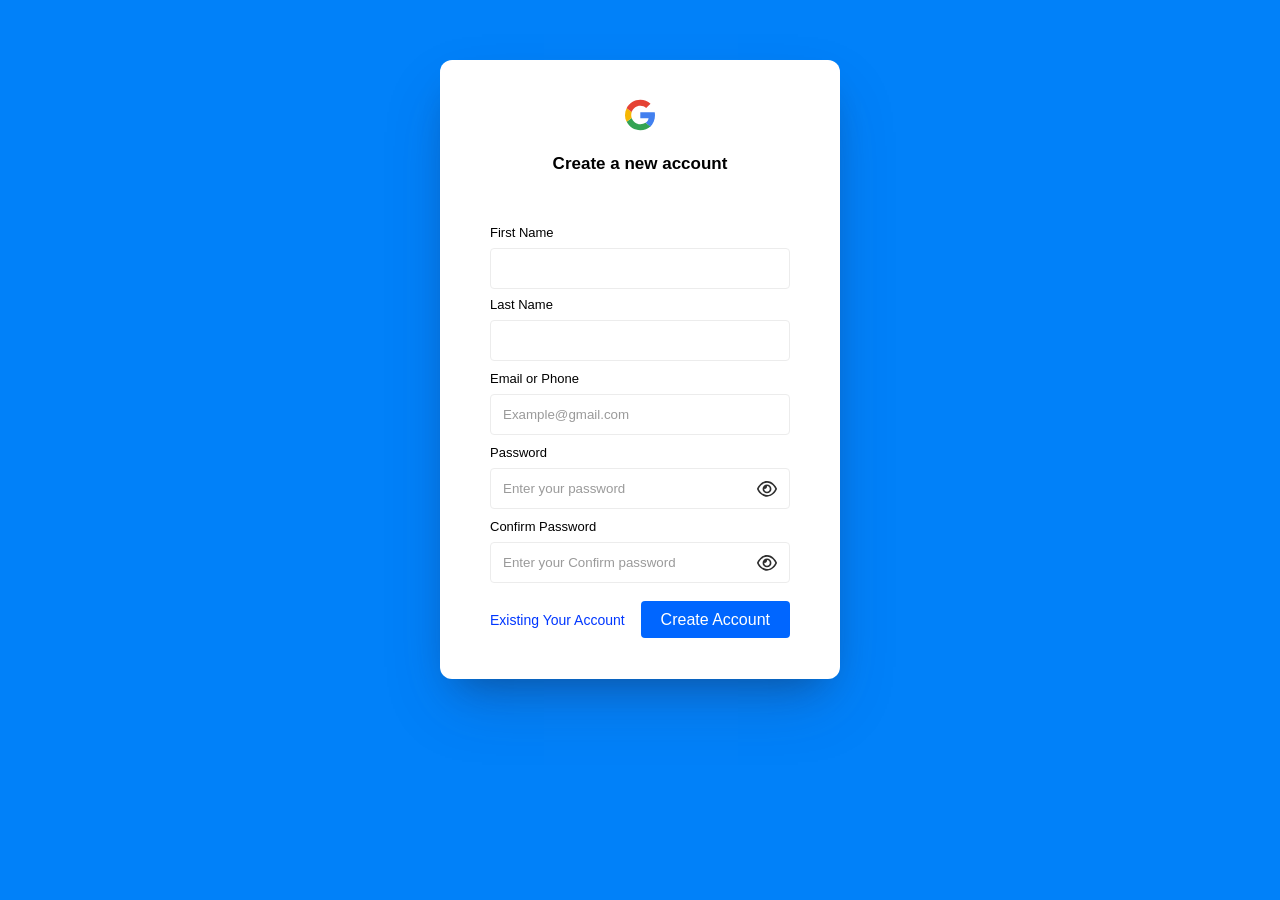
<file: index.html>
<!DOCTYPE html>
<html lang="en">
<head>
    <meta charset="UTF-8" />
    <meta name="viewport" content="width=device-width, initial-scale=1.0" />
    <title>Document</title>
    <link rel="stylesheet" href="./log.css">
    <link rel="icon" type="image/png" href="./app/assets/img/7123025_logo_google_g_icon.svg">
</head>
<body>
<div class="CreateFromcontainer">
    <div class="img-head">
        <img class="img" src="./app/assets/img/7123025_logo_google_g_icon.svg" alt="" />
        <h1>Create a new account </h1>
    </div>

    <div class="form-container">
        <div class="inner-form">
            <div class="fNlN">
                <div class="formspan">
                    <span id="user">First Name</span>
                </div>
                <input class="input" type="text" required/>

                <div class="formspan">
                    <span id="lastName">Last Name</span>
                </div>
                <input class="input" type="text" required/>
            </div>
           
            <div class="spans">
                <span>Email or Phone</span>
            </div>
            <input id="register-email" placeholder="Example@gmail.com" class="input" type="text" required />
            <div class="spans">
                <span>Password</span>
            </div>
            <div class="show-password">
                <input id="register-pass" placeholder="Enter your password" class="input password-input" type="password" required />
                <svg class="icon" style="width: 20px; cursor: pointer;" xmlns="http://www.w3.org/2000/svg" viewBox="0 0 576 512" onclick="togglePasswordVisibility()"><path d="M288 80c-65.2 0-118.8 29.6-159.9 67.7C89.6 183.5 63 226 49.4 256c13.6 30 40.2 72.5 78.6 108.3C169.2 402.4 222.8 432 288 432s118.8-29.6 159.9-67.7C486.4 328.5 513 286 526.6 256c-13.6-30-40.2-72.5-78.6-108.3C406.8 109.6 353.2 80 288 80zM95.4 112.6C142.5 68.8 207.2 32 288 32s145.5 36.8 192.6 80.6c46.8 43.5 78.1 95.4 93 131.1c3.3 7.9 3.3 16.7 0 24.6c-14.9 35.7-46.2 87.7-93 131.1C433.5 443.2 368.8 480 288 480s-145.5-36.8-192.6-80.6C48.6 356 17.3 304 2.5 268.3c-3.3-7.9-3.3-16.7 0-24.6C17.3 208 48.6 156 95.4 112.6zM288 336c44.2 0 80-35.8 80-80s-35.8-80-80-80c-.7 0-1.3 0-2 0c1.3 5.1 2 10.5 2 16c0 35.3-28.7 64-64 64c-5.5 0-10.9-.7-16-2c0 .7 0 1.3 0 2c0 44.2 35.8 80 80 80zm0-208a128 128 0 1 1 0 256 128 128 0 1 1 0-256z"/></svg>
            </div>

            <div class="spans">
              <span>Confirm Password</span>
          </div>
          <div class="show-password">
              <input id="confirm-password" placeholder="Enter your Confirm password" class="input confrimpassword-input" type="password" required />
              <svg class="icon2" style="width: 20px; cursor: pointer;" xmlns="http://www.w3.org/2000/svg" viewBox="0 0 576 512" onclick="confirmpassowrdtoogle()"><path d="M288 80c-65.2 0-118.8 29.6-159.9 67.7C89.6 183.5 63 226 49.4 256c13.6 30 40.2 72.5 78.6 108.3C169.2 402.4 222.8 432 288 432s118.8-29.6 159.9-67.7C486.4 328.5 513 286 526.6 256c-13.6-30-40.2-72.5-78.6-108.3C406.8 109.6 353.2 80 288 80zM95.4 112.6C142.5 68.8 207.2 32 288 32s145.5 36.8 192.6 80.6c46.8 43.5 78.1 95.4 93 131.1c3.3 7.9 3.3 16.7 0 24.6c-14.9 35.7-46.2 87.7-93 131.1C433.5 443.2 368.8 480 288 480s-145.5-36.8-192.6-80.6C48.6 356 17.3 304 2.5 268.3c-3.3-7.9-3.3-16.7 0-24.6C17.3 208 48.6 156 95.4 112.6zM288 336c44.2 0 80-35.8 80-80s-35.8-80-80-80c-.7 0-1.3 0-2 0c1.3 5.1 2 10.5 2 16c0 35.3-28.7 64-64 64c-5.5 0-10.9-.7-16-2c0 .7 0 1.3 0 2c0 44.2 35.8 80 80 80zm0-208a128 128 0 1 1 0 256 128 128 0 1 1 0-256z"/></svg>
          </div>
            

            <div class="bottom">
                <div class="creatAcc">
                    <a href="./LogIn.html"><span>Existing Your Account </span></a>
                </div>
                <div class="btn">
                    <a href="#" id="submit"><span>Create Account</span></a>
                </div>
            </div>
            
        </div>
    </div>
</div>

<script>
    function togglePasswordVisibility() {
        var passwordInput = document.querySelector('.password-input');
        var eyeIcon = document.querySelector('.icon');
        if (passwordInput.type === "password") {
            passwordInput.type = "text";
            eyeIcon.innerHTML = '<svg xmlns="http://www.w3.org/2000/svg" viewBox="0 0 640 512"><path d="M38.8 5.1C28.4-3.1 13.3-1.2 5.1 9.2S-1.2 34.7 9.2 42.9l592 464c10.4 8.2 25.5 6.3 33.7-4.1s6.3-25.5-4.1-33.7L525.6 386.7c39.6-40.6 66.4-86.1 79.9-118.4c3.3-7.9 3.3-16.7 0-24.6c-14.9-35.7-46.2-87.7-93-131.1C465.5 68.8 400.8 32 320 32c-68.2 0-125 26.3-169.3 60.8L38.8 5.1zm151 118.3C226 97.7 269.5 80 320 80c65.2 0 118.8 29.6 159.9 67.7C518.4 183.5 545 226 558.6 256c-12.6 28-36.6 66.8-70.9 100.9l-53.8-42.2c9.1-17.6 14.2-37.5 14.2-58.7c0-70.7-57.3-128-128-128c-32.2 0-61.7 11.9-84.2 31.5l-46.1-36.1zM394.9 284.2l-81.5-63.9c4.2-8.5 6.6-18.2 6.6-28.3c0-5.5-.7-10.9-2-16c.7 0 1.3 0 2 0c44.2 0 80 35.8 80 80c0 9.9-1.8 19.4-5.1 28.2zm51.3 163.3l-41.9-33C378.8 425.4 350.7 432 320 432c-65.2 0-118.8-29.6-159.9-67.7C121.6 328.5 95 286 81.4 256c8.3-18.4 21.5-41.5 39.4-64.8L83.1 161.5C60.3 191.2 44 220.8 34.5 243.7c-3.3 7.9-3.3 16.7 0 24.6c14.9 35.7 46.2 87.7 93 131.1C174.5 443.2 239.2 480 320 480c47.8 0 89.9-12.9 126.2-32.5zm-88-69.3L302 334c-23.5-5.4-43.1-21.2-53.7-42.3l-56.1-44.2c-.2 2.8-.3 5.6-.3 8.5c0 70.7 57.3 128 128 128c13.3 0 26.1-2 38.2-5.8z"/></svg>';
        } else {
            passwordInput.type = "password";
            eyeIcon.innerHTML = '<svg class="icon" style="width: 20px; cursor: pointer;" xmlns="http://www.w3.org/2000/svg" viewBox="0 0 576 512" onclick="togglePasswordVisibility()"><path d="M288 80c-65.2 0-118.8 29.6-159.9 67.7C89.6 183.5 63 226 49.4 256c13.6 30 40.2 72.5 78.6 108.3C169.2 402.4 222.8 432 288 432s118.8-29.6 159.9-67.7C486.4 328.5 513 286 526.6 256c-13.6-30-40.2-72.5-78.6-108.3C406.8 109.6 353.2 80 288 80zM95.4 112.6C142.5 68.8 207.2 32 288 32s145.5 36.8 192.6 80.6c46.8 43.5 78.1 95.4 93 131.1c3.3 7.9 3.3 16.7 0 24.6c-14.9 35.7-46.2 87.7-93 131.1C433.5 443.2 368.8 480 288 480s-145.5-36.8-192.6-80.6C48.6 356 17.3 304 2.5 268.3c-3.3-7.9-3.3-16.7 0-24.6C17.3 208 48.6 156 95.4 112.6zM288 336c44.2 0 80-35.8 80-80s-35.8-80-80-80c-.7 0-1.3 0-2 0c1.3 5.1 2 10.5 2 16c0 35.3-28.7 64-64 64c-5.5 0-10.9-.7-16-2c0 .7 0 1.3 0 2c0 44.2 35.8 80 80 80zm0-208a128 128 0 1 1 0 256 128 128 0 1 1 0-256z"/></svg>';
        }
    }

    function confirmpassowrdtoogle() {
        var passwordInput = document.querySelector('.confrimpassword-input');
        var eyeIcon = document.querySelector('.icon2');
        if (passwordInput.type === "password") {
            passwordInput.type = "text";
            eyeIcon.innerHTML = '<svg class="icon2" xmlns="http://www.w3.org/2000/svg" viewBox="0 0 640 512"><path d="M38.8 5.1C28.4-3.1 13.3-1.2 5.1 9.2S-1.2 34.7 9.2 42.9l592 464c10.4 8.2 25.5 6.3 33.7-4.1s6.3-25.5-4.1-33.7L525.6 386.7c39.6-40.6 66.4-86.1 79.9-118.4c3.3-7.9 3.3-16.7 0-24.6c-14.9-35.7-46.2-87.7-93-131.1C465.5 68.8 400.8 32 320 32c-68.2 0-125 26.3-169.3 60.8L38.8 5.1zm151 118.3C226 97.7 269.5 80 320 80c65.2 0 118.8 29.6 159.9 67.7C518.4 183.5 545 226 558.6 256c-12.6 28-36.6 66.8-70.9 100.9l-53.8-42.2c9.1-17.6 14.2-37.5 14.2-58.7c0-70.7-57.3-128-128-128c-32.2 0-61.7 11.9-84.2 31.5l-46.1-36.1zM394.9 284.2l-81.5-63.9c4.2-8.5 6.6-18.2 6.6-28.3c0-5.5-.7-10.9-2-16c.7 0 1.3 0 2 0c44.2 0 80 35.8 80 80c0 9.9-1.8 19.4-5.1 28.2zm51.3 163.3l-41.9-33C378.8 425.4 350.7 432 320 432c-65.2 0-118.8-29.6-159.9-67.7C121.6 328.5 95 286 81.4 256c8.3-18.4 21.5-41.5 39.4-64.8L83.1 161.5C60.3 191.2 44 220.8 34.5 243.7c-3.3 7.9-3.3 16.7 0 24.6c14.9 35.7 46.2 87.7 93 131.1C174.5 443.2 239.2 480 320 480c47.8 0 89.9-12.9 126.2-32.5zm-88-69.3L302 334c-23.5-5.4-43.1-21.2-53.7-42.3l-56.1-44.2c-.2 2.8-.3 5.6-.3 8.5c0 70.7 57.3 128 128 128c13.3 0 26.1-2 38.2-5.8z"/></svg>';
        } else {
            passwordInput.type = "password";
            eyeIcon.innerHTML = '<svg class="icon2" style="width: 20px; cursor: pointer;" xmlns="http://www.w3.org/2000/svg" viewBox="0 0 576 512" onclick="togglePasswordVisibility()"><path d="M288 80c-65.2 0-118.8 29.6-159.9 67.7C89.6 183.5 63 226 49.4 256c13.6 30 40.2 72.5 78.6 108.3C169.2 402.4 222.8 432 288 432s118.8-29.6 159.9-67.7C486.4 328.5 513 286 526.6 256c-13.6-30-40.2-72.5-78.6-108.3C406.8 109.6 353.2 80 288 80zM95.4 112.6C142.5 68.8 207.2 32 288 32s145.5 36.8 192.6 80.6c46.8 43.5 78.1 95.4 93 131.1c3.3 7.9 3.3 16.7 0 24.6c-14.9 35.7-46.2 87.7-93 131.1C433.5 443.2 368.8 480 288 480s-145.5-36.8-192.6-80.6C48.6 356 17.3 304 2.5 268.3c-3.3-7.9-3.3-16.7 0-24.6C17.3 208 48.6 156 95.4 112.6zM288 336c44.2 0 80-35.8 80-80s-35.8-80-80-80c-.7 0-1.3 0-2 0c1.3 5.1 2 10.5 2 16c0 35.3-28.7 64-64 64c-5.5 0-10.9-.7-16-2c0 .7 0 1.3 0 2c0 44.2 35.8 80 80 80zm0-208a128 128 0 1 1 0 256 128 128 0 1 1 0-256z"/></svg>';
        }
    }
    
    
    var register = document.getElementById("submit").addEventListener("click", userRegistration);

    function userRegistration() {
        const password = document.getElementById('register-pass').value;
        const confirmPassword = document.getElementById('confirm-password').value;
        

        if (password !== confirmPassword) {
            alert("Please make sure your password and confirm password match.");
            return; 
        }
        const userData = {
            name: document.getElementById('user').value,
            email: document.getElementById('register-email').value,
            password: password 
        };
        localStorage.setItem('UsersLogin', JSON.stringify(userData));
        window.location.href = "./LogIn.html";
    }

    
</script>

</body>
</html>
</file>
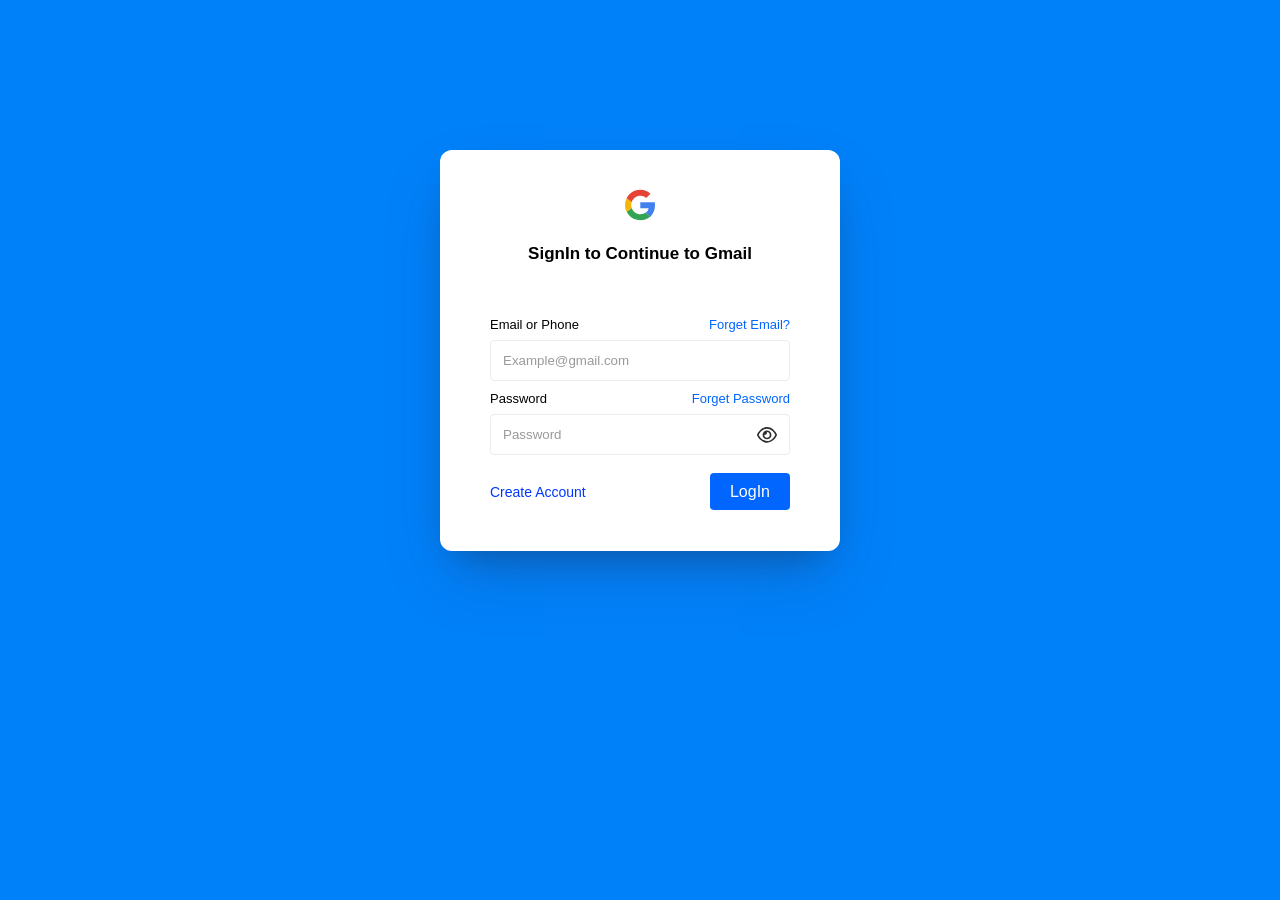
<file: LogIn.html>
<!DOCTYPE html>
<html lang="en">
<head>
    <meta charset="UTF-8">
    <meta name="viewport" content="width=device-width, initial-scale=1.0">
    <title>Document</title>
    <link rel="stylesheet" href="./log.css">
    <link rel="icon" type="image/png" href="./app/assets/img/7123025_logo_google_g_icon.svg">
</head>
<body>
<div class="container">
    <div class="img-head">
        <img class="img" src="./app/assets/img/7123025_logo_google_g_icon.svg" alt="" />
        <h1>SignIn to Continue to Gmail</h1>
    </div>

    <div class="form-container">
        <div class="inner-form">
            <div class="spans">
                <span>Email or Phone</span>
                <a href="#">Forget Email?</a>
            </div>
            <input placeholder="Example@gmail.com" class="input" type="text" required/ id="login-email">
            <div class="spans">
                <span>Password</span>
                <a href="#">Forget Password</a>
            </div>
            <div class="show-password">
                <input id="login-pass" placeholder="Password" class="input password-input" type="password" required />
                <svg class="icon" style="width: 20px; cursor: pointer;" xmlns="http://www.w3.org/2000/svg" viewBox="0 0 576 512" onclick="togglePasswordVisibility()"><path d="M288 80c-65.2 0-118.8 29.6-159.9 67.7C89.6 183.5 63 226 49.4 256c13.6 30 40.2 72.5 78.6 108.3C169.2 402.4 222.8 432 288 432s118.8-29.6 159.9-67.7C486.4 328.5 513 286 526.6 256c-13.6-30-40.2-72.5-78.6-108.3C406.8 109.6 353.2 80 288 80zM95.4 112.6C142.5 68.8 207.2 32 288 32s145.5 36.8 192.6 80.6c46.8 43.5 78.1 95.4 93 131.1c3.3 7.9 3.3 16.7 0 24.6c-14.9 35.7-46.2 87.7-93 131.1C433.5 443.2 368.8 480 288 480s-145.5-36.8-192.6-80.6C48.6 356 17.3 304 2.5 268.3c-3.3-7.9-3.3-16.7 0-24.6C17.3 208 48.6 156 95.4 112.6zM288 336c44.2 0 80-35.8 80-80s-35.8-80-80-80c-.7 0-1.3 0-2 0c1.3 5.1 2 10.5 2 16c0 35.3-28.7 64-64 64c-5.5 0-10.9-.7-16-2c0 .7 0 1.3 0 2c0 44.2 35.8 80 80 80zm0-208a128 128 0 1 1 0 256 128 128 0 1 1 0-256z"/></svg>
            </div>

            <div class="bottom">
                <div class="creatAcc">
                    <a href="./index.html"><span>Create Account</span></a>
                </div>
                <div class="btn" id="login-submit">
                    <a href="#" ><span>LogIn</span></a>
                </div>
            </div>
        </div>
    </div>
</div>

<script>
    function togglePasswordVisibility() {
        var passwordInput = document.querySelector('.password-input');
        var eyeIcon = document.querySelector('.icon');
        if (passwordInput.type === "password") {
            passwordInput.type = "text";
            eyeIcon.innerHTML = '<svg xmlns="http://www.w3.org/2000/svg" viewBox="0 0 640 512"><path d="M38.8 5.1C28.4-3.1 13.3-1.2 5.1 9.2S-1.2 34.7 9.2 42.9l592 464c10.4 8.2 25.5 6.3 33.7-4.1s6.3-25.5-4.1-33.7L525.6 386.7c39.6-40.6 66.4-86.1 79.9-118.4c3.3-7.9 3.3-16.7 0-24.6c-14.9-35.7-46.2-87.7-93-131.1C465.5 68.8 400.8 32 320 32c-68.2 0-125 26.3-169.3 60.8L38.8 5.1zm151 118.3C226 97.7 269.5 80 320 80c65.2 0 118.8 29.6 159.9 67.7C518.4 183.5 545 226 558.6 256c-12.6 28-36.6 66.8-70.9 100.9l-53.8-42.2c9.1-17.6 14.2-37.5 14.2-58.7c0-70.7-57.3-128-128-128c-32.2 0-61.7 11.9-84.2 31.5l-46.1-36.1zM394.9 284.2l-81.5-63.9c4.2-8.5 6.6-18.2 6.6-28.3c0-5.5-.7-10.9-2-16c.7 0 1.3 0 2 0c44.2 0 80 35.8 80 80c0 9.9-1.8 19.4-5.1 28.2zm51.3 163.3l-41.9-33C378.8 425.4 350.7 432 320 432c-65.2 0-118.8-29.6-159.9-67.7C121.6 328.5 95 286 81.4 256c8.3-18.4 21.5-41.5 39.4-64.8L83.1 161.5C60.3 191.2 44 220.8 34.5 243.7c-3.3 7.9-3.3 16.7 0 24.6c14.9 35.7 46.2 87.7 93 131.1C174.5 443.2 239.2 480 320 480c47.8 0 89.9-12.9 126.2-32.5zm-88-69.3L302 334c-23.5-5.4-43.1-21.2-53.7-42.3l-56.1-44.2c-.2 2.8-.3 5.6-.3 8.5c0 70.7 57.3 128 128 128c13.3 0 26.1-2 38.2-5.8z"/></svg>';
        } else {
            passwordInput.type = "password";
            eyeIcon.innerHTML = '<svg class="icon" style="width: 20px; cursor: pointer;" xmlns="http://www.w3.org/2000/svg" viewBox="0 0 576 512" onclick="togglePasswordVisibility()"><path d="M288 80c-65.2 0-118.8 29.6-159.9 67.7C89.6 183.5 63 226 49.4 256c13.6 30 40.2 72.5 78.6 108.3C169.2 402.4 222.8 432 288 432s118.8-29.6 159.9-67.7C486.4 328.5 513 286 526.6 256c-13.6-30-40.2-72.5-78.6-108.3C406.8 109.6 353.2 80 288 80zM95.4 112.6C142.5 68.8 207.2 32 288 32s145.5 36.8 192.6 80.6c46.8 43.5 78.1 95.4 93 131.1c3.3 7.9 3.3 16.7 0 24.6c-14.9 35.7-46.2 87.7-93 131.1C433.5 443.2 368.8 480 288 480s-145.5-36.8-192.6-80.6C48.6 356 17.3 304 2.5 268.3c-3.3-7.9-3.3-16.7 0-24.6C17.3 208 48.6 156 95.4 112.6zM288 336c44.2 0 80-35.8 80-80s-35.8-80-80-80c-.7 0-1.3 0-2 0c1.3 5.1 2 10.5 2 16c0 35.3-28.7 64-64 64c-5.5 0-10.9-.7-16-2c0 .7 0 1.3 0 2c0 44.2 35.8 80 80 80zm0-208a128 128 0 1 1 0 256 128 128 0 1 1 0-256z"/></svg>';
        }
    }



    let login_submit = document.getElementById("login-submit").addEventListener("click", loginUser);

    function loginUser() {
        const loginEmail = document.getElementById('login-email').value;
        const loginPass = document.getElementById('login-pass').value;
        if (localStorage.getItem('UsersLogin')) {
            const loginDeets = JSON.parse(localStorage.getItem('UsersLogin'));
            if (loginEmail === loginDeets.email && loginPass === loginDeets.password) {
                location.href = "homePage.html";
                alert("Entering In Your Account Please Wait...!");
            } else {
                alert('Wrong Password');
            }
        } else {
            alert('Not a registered user');
        }
    }



</script>

</body>
</html>
</file>
<file: log.css>
body {
    background-color: #ffffff;
    color: #000000;
    margin: 0;
    padding: 0;
    background: #0181F9;
    font-family: "Gill Sans", "Gill Sans MT", Calibri, "Trebuchet MS", sans-serif;
    overflow: hidden;
   
}
body.dark-mode {
    background-color: #222222;
    color: #ffffff;
}


@keyframes bounceIn {
    0% {
        transform: translateY(-500px);
        opacity: 0;
    }
    60% {
        transform: translateY(30px);
        opacity: 1;
    }
    80% {
        transform: translateY(-10px);
    }
    100% {
        transform: translateY(0);
    }
}

.container {
    background-color: #ffffff;
    max-width: 400px;
    margin: 150px auto;
    border-radius: 12px;
    box-shadow: rgba(50, 50, 93, 0.25) 0px 30px 60px -12px, rgba(0, 0, 0, 0.3) 0px 18px 36px -18px;
    overflow: hidden;
    animation: bounceIn 1s ease-in-out forwards;
}

.CreateFromcontainer{
    background-color: #ffffff;
    max-width: 400px;
    margin: 60px auto;
    border-radius: 12px;
    box-shadow: rgba(50, 50, 93, 0.25) 0px 30px 60px -12px, rgba(0, 0, 0, 0.3) 0px 18px 36px -18px;
    overflow: hidden;
    animation: bounceIn 1s ease-in-out forwards;
}

.img-head {
    text-align: center;
    padding: 30px 0;
}

.img {
    width: 50px;
}

.img-head h1 {
    font-size: 17px;
    color: #000000;
    margin-top: 10px;
}

.form-container {
    padding: 50px;
    padding-top: 10px;
}

.input {
    width: 100%;
    padding: 12px 12px;
    margin: 8px 0;
    border: 1px solid #ececec;
    border-radius: 4px;
    box-sizing: border-box;
    outline: none;
}

.spans {
    font-size: 13px;
    color: #000000;
    display: flex;
    justify-content: space-between;
    margin-top: 2px;
}

.spans a {
    color: #0066ff;
    text-decoration: none;
    font-size: 13px;
}

.bottom {
    display: flex;
    justify-content: space-between;
    align-items: center;
    margin-top: 20px;
}

.btn a {
    background-color: #0066ff;
    color: white;
    padding: 10px 20px;
    border-radius: 4px;
    text-decoration: none;
    transition: background-color 0.3s;
}

.btn a:hover {
    background-color: #e3e3e3;
    color: #0066ff;
}

.creatAcc a {
    color: #0037ff;
    text-decoration: none;
    font-size: 14px;
}

::placeholder {
    color: #585858;
    opacity: 0.6;
}

.show-password {
    display: flex;
    align-items: center;
    margin-bottom: 2px;
}



.show-password .icon {
    width: 20px;
    height: auto;
    margin-left: -33px;
    cursor: pointer;
    fill: #2e2e2e;
    transition: fill 0.3s;
}
.show-password .icon2 {
    width: 20px;
    height: auto;
    margin-left: -33px;
    cursor: pointer;
    fill: #2e2e2e;
    transition: fill 0.3s;
}

.show-password .icon:hover {
    fill: #979797;
}


.formspan{
    font-size: 13px;
}



@media only screen and (max-width: 600px) {
    .container {
        background-color: #ffffff;
        max-width: 400px;
        margin: 200px auto;
        border-radius: 12px;
        box-shadow: rgba(50, 50, 93, 0.25) 0px 30px 60px -12px, rgba(0, 0, 0, 0.3) 0px 18px 36px -18px;
        overflow: hidden;
        animation: bounceIn 1s ease-in-out forwards;
    }


    .CreateFromcontainer {
        background-color: #ffffff;
        max-width: 400px;
        margin: 120px auto;
        border-radius: 12px;
        box-shadow: rgba(50, 50, 93, 0.25) 0px 30px 60px -12px, rgba(0, 0, 0, 0.3) 0px 18px 36px -18px;
        overflow: hidden;
        animation: bounceIn 1s ease-in-out forwards;
    }
    
    
}

@media only screen and (max-width: 400px) {
    .container {
        background-color: #ffffff;
        max-width: 400px;
        margin: 100px auto;
        border-radius: 12px;
        box-shadow: rgba(50, 50, 93, 0.25) 0px 30px 60px -12px, rgba(0, 0, 0, 0.3) 0px 18px 36px -18px;
        overflow: hidden;
        animation: bounceIn 1s ease-in-out forwards;
    }


    .CreateFromcontainer {
        background-color: #ffffff;
        max-width: 400px;
        margin: 20px auto;
        border-radius: 12px;
        box-shadow: rgba(50, 50, 93, 0.25) 0px 30px 60px -12px, rgba(0, 0, 0, 0.3) 0px 18px 36px -18px;
        overflow: hidden;
        animation: bounceIn 1s ease-in-out forwards;
    }

}
</file>
